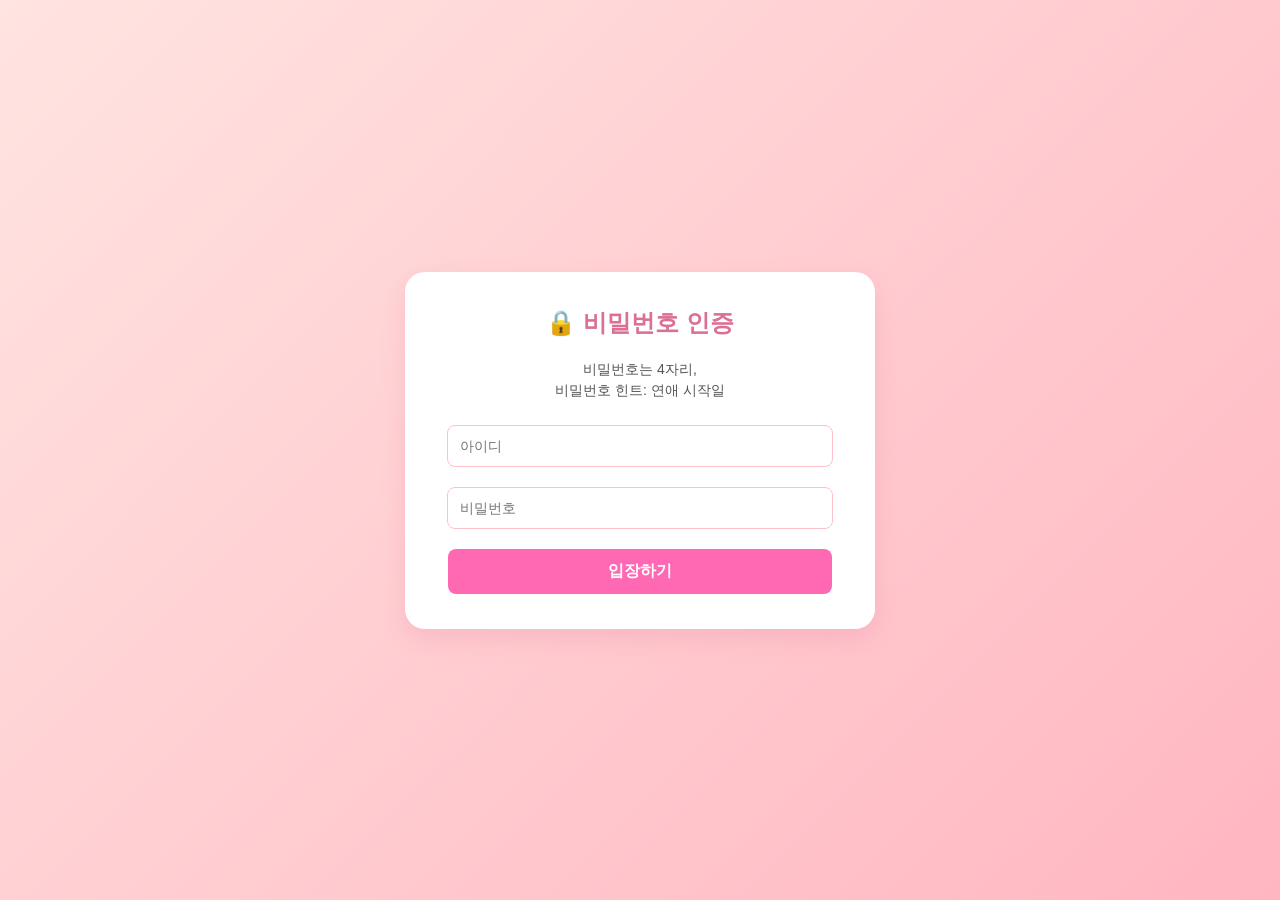
<file: index.html>
<!DOCTYPE html>
<html lang="ko">
<head>
    <meta charset="UTF-8">
    <title>로그인</title>
    <link rel="stylesheet" href="style.css">
</head>
<body>
    <div class="container">
        <h2>🔒 비밀번호 인증</h2>
        <p>비밀번호는 4자리,<br>비밀번호 힌트: 연애 시작일</p>
        <input type="text" id="username" placeholder="아이디">
        <input type="password" id="password" placeholder="비밀번호">
        <button onclick="login()">입장하기</button>
    </div>

    <script>
        function login() {
            const pass = document.getElementById('password').value;
            if(pass === '1117') {
                sessionStorage.setItem("loggedIn", "true");
                // 첫 로그인 시 해금 초기 설정
                if(!localStorage.getItem("sample2_unlocked")) {
                    localStorage.setItem("sample2_unlocked", "false");
                    localStorage.setItem("sample3_unlocked", "false");
                    localStorage.setItem("sample4_unlocked", "false");
                }
                location.href = "main.html";
            } else {
                alert("비밀번호가 올바르지 않습니다!");
            }
        }
    </script>
</body>
</html>
</file>
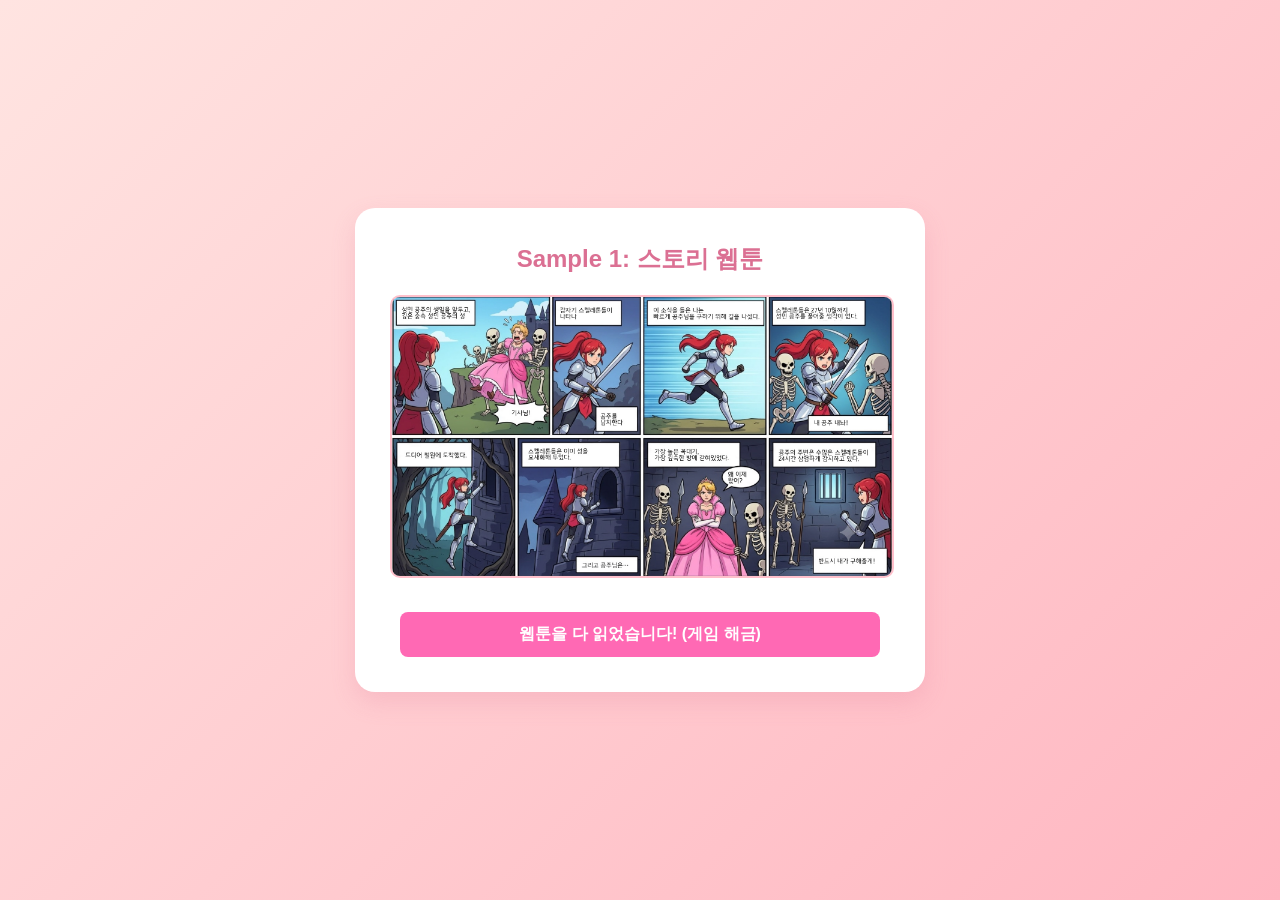
<file: sample1.html>
<!DOCTYPE html>
<html lang="ko">
<head>
    <meta charset="UTF-8">
    <title>Sample 1: 스토리 웹툰</title>
    <link rel="stylesheet" href="style.css">
</head>
<body>
    <div class="container" style="width: 500px;">
        <h2>Sample 1: 스토리 웹툰</h2>
        
        <div style="margin: 20px 0;">
            <img src="web.png" alt="웹툰 이미지" style="width: 100%; border-radius: 10px; border: 2px solid #FFC0CB;">
        </div>

        <button onclick="clearSample1()">웹툰을 다 읽었습니다! (게임 해금)</button>
    </div>

    <script>
        function clearSample1() {
            localStorage.setItem("sample2_unlocked", "true");
            alert("용사 구하기 게임(Sample 2)이 해금되었습니다!");
            location.href = "main.html";
        }
    </script>
</body>
</html>
</file>
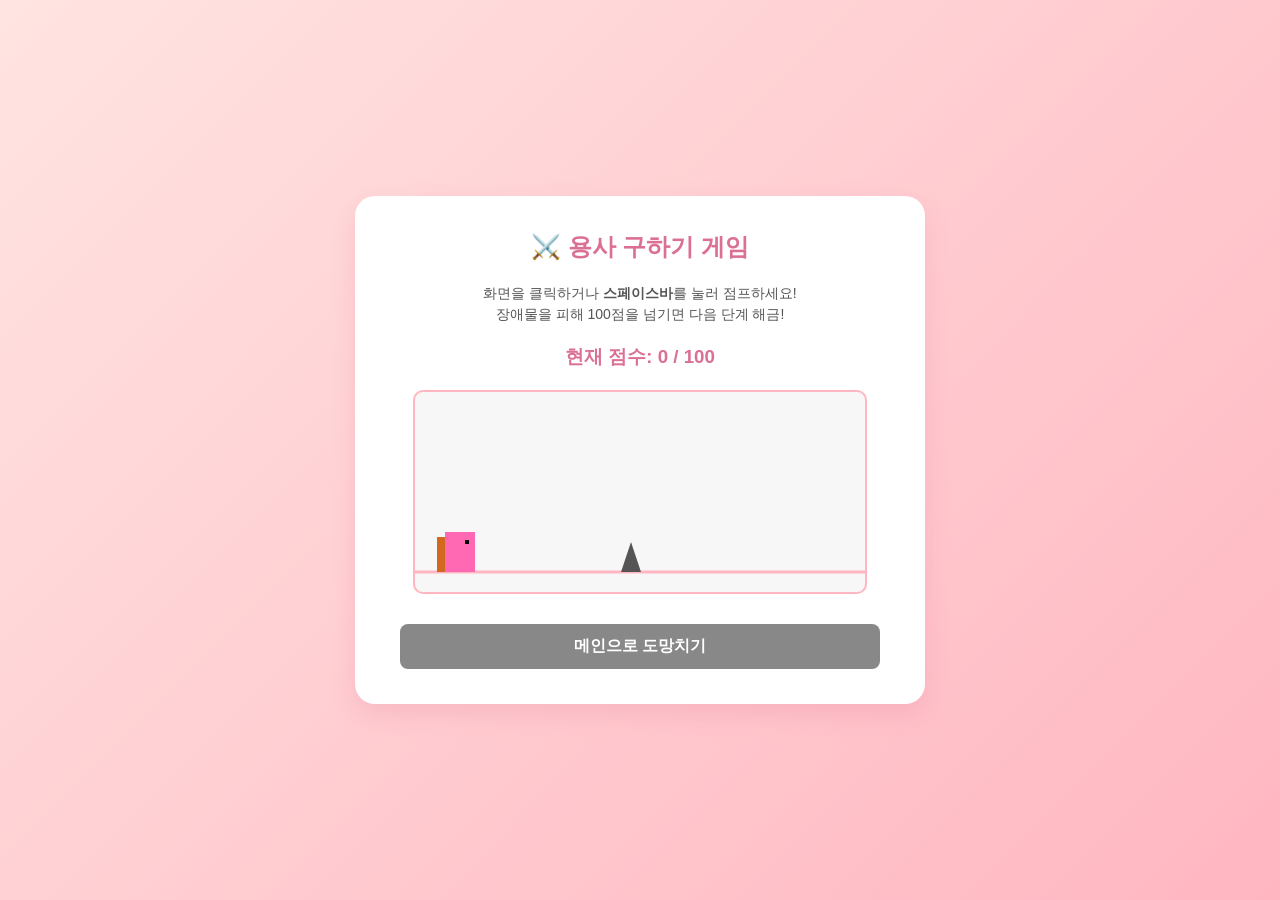
<file: sample2.html>
<!DOCTYPE html>
<html lang="ko">
<head>
    <meta charset="UTF-8">
    <title>Sample 2: 용사 구하기 게임</title>
    <link rel="stylesheet" href="style.css">
</head>
<body>
    <div class="container" style="width: 500px;">
        <h2>⚔️ 용사 구하기 게임</h2>
        <p>화면을 클릭하거나 <b>스페이스바</b>를 눌러 점프하세요!<br>장애물을 피해 100점을 넘기면 다음 단계 해금!</p>
        
        <h3 id="scoreText" style="color: #DB7093;">현재 점수: 0 / 100</h3>
        
        <canvas id="gameCanvas" width="450" height="200"></canvas>

        <button onclick="location.href='main.html'" style="background-color: #888;">메인으로 도망치기</button>
    </div>

    <script>
        const canvas = document.getElementById("gameCanvas");
        const ctx = canvas.getContext("2d");

        let score = 0;
        let isGameOver = false;
        let hasUnlockedNext = false;

        // 여자기사 (플레이어) 캐릭터 속성
        const knight = { x: 30, y: 140, width: 30, height: 40, dy: 0, gravity: 0.6, jumpPower: -10, isGrounded: true };
        // 장애물 (가시)
        const obstacle = { x: 450, y: 150, width: 20, height: 30, speed: 4 };

        function drawKnight() {
            // 여자기사 몸체 (핑크)
            ctx.fillStyle = "#FF69B4";
            ctx.fillRect(knight.x, knight.y, knight.width, knight.height);
            // 긴 머리카락 묘사 (뒤쪽 갈색/노란색 레이어)
            ctx.fillStyle = "#D2691E"; 
            ctx.fillRect(knight.x - 8, knight.y + 5, 8, knight.height - 5);
            // 얼굴 눈 표시
            ctx.fillStyle = "#000";
            ctx.fillRect(knight.x + 20, knight.y + 8, 4, 4);
        }

        function drawObstacle() {
            ctx.fillStyle = "#555555"; // 회색 가시 장애물
            ctx.beginPath();
            ctx.moveTo(obstacle.x, obstacle.y + obstacle.height);
            ctx.lineTo(obstacle.x + obstacle.width/2, obstacle.y);
            ctx.lineTo(obstacle.x + obstacle.width, obstacle.y + obstacle.height);
            ctx.fill();
        }

        function jump() {
            if (knight.isGrounded && !isGameOver) {
                knight.dy = knight.jumpPower;
                knight.isGrounded = false;
            }
            if (isGameOver) restartGame();
        }

        // 입력 감지 (스페이스바 & 터치/클릭)
        window.addEventListener("keydown", (e) => { if(e.code === "Space") jump(); });
        canvas.addEventListener("click", jump);

        function update() {
            if (isGameOver) return;

            // 중력 적용
            knight.dy += knight.gravity;
            knight.y += knight.dy;

            if (knight.y >= 140) {
                knight.y = 140;
                knight.dy = 0;
                knight.isGrounded = true;
            }

            // 장애물 이동
            obstacle.x -= obstacle.speed;
            if (obstacle.x + obstacle.width < 0) {
                obstacle.x = 450;
                score += 20; // 장애물 하나 피하면 20점 증가
                obstacle.speed += 0.3; // 점점 빨라짐
                document.getElementById("scoreText").innerText = "현재 점수: " + score + " / 100";
                
                // ★ 핵심: 100점 돌파 시 수학 퀴즈 해금 처리 위치!
                if (score >= 100 && !hasUnlockedNext) {
                    hasUnlockedNext = true;
                    localStorage.setItem("sample3_unlocked", "true");
                    setTimeout(() => {
                        alert("축하합니다! 100점 달성으로 내 퀴즈(Sample 3)가 해금되었습니다!");
                    }, 50);
                }
            }

            // 충돌 체크
            if (knight.x < obstacle.x + obstacle.width &&
                knight.x + knight.width > obstacle.x &&
                knight.y < obstacle.y + obstacle.height &&
                knight.y + knight.height > obstacle.y) {
                isGameOver = true;
            }
        }

        function draw() {
            ctx.clearRect(0, 0, canvas.width, canvas.height);
            // 바닥선
            ctx.strokeStyle = "#FFB6C1";
            ctx.lineWidth = 3;
            ctx.beginPath(); ctx.moveTo(0, 180); ctx.lineTo(450, 180); ctx.stroke();

            drawKnight();
            drawObstacle();

            if (isGameOver) {
                ctx.fillStyle = "rgba(0, 0, 0, 0.5)";
                ctx.fillRect(0, 0, canvas.width, canvas.height);
                ctx.fillStyle = "white";
                ctx.font = "20px Malgun Gothic";
                ctx.fillText("게임 오버! 화면을 클릭해 다시 시작", 60, 110);
            }
        }

        function restartGame() {
            score = 0;
            obstacle.x = 450;
            obstacle.speed = 4;
            isGameOver = false;
            document.getElementById("scoreText").innerText = "현재 점수: " + score + " / 100";
            loop();
        }

        function loop() {
            update();
            draw();
            if (!isGameOver) requestAnimationFrame(loop);
        }

        loop();
    </script>
</body>
</html>
</file>
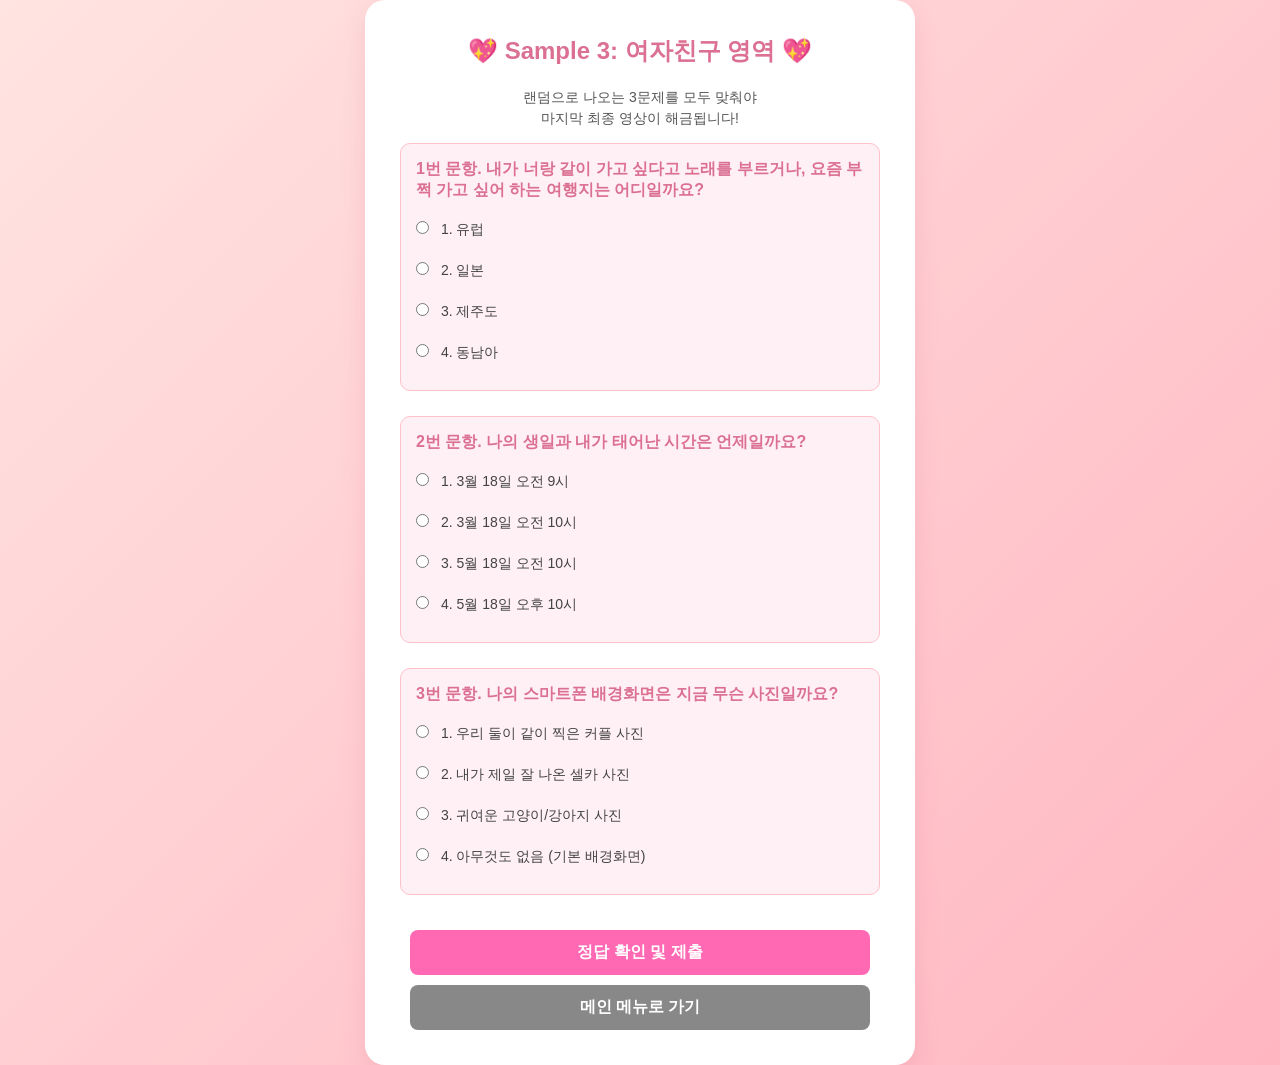
<file: sample3.html>
<!DOCTYPE html>
<html lang="ko">
<head>
    <meta charset="UTF-8">
    <title>Sample 3: 여자친구 영역 모의고사</title>
    <link rel="stylesheet" href="style.css">
    <style>
        /* 4지선다 보기를 깔끔하게 정렬하기 위한 스타일 */
        .quiz-group {
            text-align: left;
            margin-bottom: 25px;
            padding: 15px;
            background-color: #FFF0F5;
            border: 1px solid #FFC0CB;
            border-radius: 10px;
        }
        .quiz-title {
            font-weight: bold;
            color: #DB7093;
            margin-bottom: 10px;
        }
        .option-label {
            display: block;
            margin: 8px 0;
            cursor: pointer;
            font-size: 14px;
            color: #444;
        }
        .option-label input {
            width: auto;
            margin-right: 8px;
        }
    </style>
</head>
<body>
    <div class="container" style="width: 480px;">
        <h2>💖 Sample 3: 여자친구 영역 💖</h2>
        <p>랜덤으로 나오는 3문제를 모두 맞춰야<br>마지막 최종 영상이 해금됩니다!</p>
        
        <form onsubmit="checkQuiz(event)">
            <div id="quizContainer"></div>
            
            <button type="submit">정답 확인 및 제출</button>
        </form>
        <button onclick="location.href='main.html'" style="background-color: #888; margin-top: 10px;">메인 메뉴로 가기</button>
    </div>

    <script>
        // 전체 14문제 데이터베이스 (보내주신 문제와 정답 표 반영)
        const totalDatabase = [
            { q: "Q1. 나의 생일과 내가 태어난 시간은 언제일까요?", options: ["3월 18일 오전 9시", "3월 18일 오전 10시", "5월 18일 오전 10시", "5월 18일 오후 10시"], ans: 2 },
            { q: "Q2. 나의 공식적인 발 사이즈는 몇 mm일까요?", options: ["235mm", "240mm", "245mm", "250mm"], ans: 3 },
            { q: "Q3. 나의 스마트폰 배경화면은 지금 무슨 사진일까요?", options: ["우리 둘이 같이 찍은 커플 사진", "내가 제일 잘 나온 셀카 사진", "귀여운 고양이/강아지 사진", "아무것도 없음 (기본 배경화면)"], ans: 4 },
            { q: "Q4. 내가 요즘 가장 신경 쓰여 하거나, 혹은 반대로 가장 좋아하는 내 신체 부위는 어디일까요?", options: ["눈", "코", "입술", "손"], ans: 2 },
            { q: "Q5. 내가 카페에 가면 10번 중 7번은 시키는 ‘최애 음료’는 무엇일까요?", options: ["아이스 아메리카노", "딸기 스무디", "녹차라떼", "바닐라라떼"], ans: 3 },
            { q: "Q6. 다음 중 내가 돈 주고 절대 안 사 먹는(싫어하는) 음식은 무엇일까요?", options: ["탕후루", "떡볶이", "닭발", "민트초코"], ans: 1 },
            { q: "Q7. 치킨을 먹을 때 나의 확고한 취향을 올바르게 짝지은 것은 무엇일까요?", options: ["순살 / 후라이드 / 닭다리 파", "뼈 / 양념 / 닭가슴살 파", "순살 / 양념 / 닭가슴살 파", "뼈 / 후라이드 / 닭다리 파"], ans: 2 },
            { q: "Q8. 나의 영혼을 채워주는 소울 푸드를 하나만 꼽는다면 무엇일까요?", options: ["삼겹살", "마라탕", "피자", "초밥"], ans: 2 },
            { q: "Q9. 우리가 처음으로 제대로 말을 섞었거나, 특별한 추억(고백 등)이 시작된 장소는 어디일까요?", options: ["예쁜 카페", "코인노래방", "라멘집", "한강공원"], ans: 3 },
            { q: "Q10. 우리가 처음으로 같이 본 영화의 제목은 무엇일까요?", options: ["8번 출구", "범죄도시", "엘리멘탈", "서울의 봄"], ans: 1 },
            { q: "Q11. 내가 너랑 같이 가고 싶다고 노래를 부르거나, 요즘 부쩍 가고 싶어 하는 여행지는 어디일까요?", options: ["유럽", "일본", "제주도", "동남아"], ans: 4 },
            { q: "Q12. 내가 기분이 진짜 안 좋을 때, 나를 한 방에 사르르 녹여서 풀어줄 수 있는 가장 효과적인 방법은?", options: ["맛있는 음식 사주기", "달콤한 뽀뽀해주기", "혼자만의 시간 주기", "귀여운 애교 부려주기"], ans: 2 },
            { q: "Q13. 요즘 내가 가장 자주 하는 말버릇이나 자주 쓰는 이모티콘(말)은 무엇일까요?", options: ["힝", "퓨", "아 진짜?", "대박"], ans: 2 },
            { q: "Q14. 나의 반짝이는 반지 사이즈는 몇 호~몇 호 사이일까요?", options: ["8호 ~ 9호", "10호 ~ 11호", "12호 ~ 13호", "14호 ~ 15호"], ans: 2 }
        ];

        let selectedQuizzes = [];

        // 14문제 중 랜덤으로 3문제를 선정하여 화면에 그리는 함수
        function initQuiz() {
            // 원본 배열 복사 후 랜덤 셔플
            const shuffled = [...totalDatabase].sort(() => 0.5 - Math.random());
            // 앞에서 3문제만 선택
            selectedQuizzes = shuffled.slice(0, 3);

            const container = document.getElementById("quizContainer");
            container.innerHTML = "";

            selectedQuizzes.forEach((quiz, index) => {
                const quizBox = document.createElement("div");
                quizBox.className = "quiz-group";

                // 문제 제목 (화면에는 1번, 2번, 3번으로 보이게 설정)
                const title = document.createElement("div");
                title.className = "quiz-title";
                title.innerText = `${index + 1}번 문항. ${quiz.q.substring(4)}`; // 원래 Q1. 자르고 번호 매김
                quizBox.appendChild(title);

                // 4지선다 라디오 버튼 생성
                quiz.options.forEach((opt, optIndex) => {
                    const label = document.createElement("label");
                    label.className = "option-label";

                    const radio = document.createElement("input");
                    radio.type = "radio";
                    radio.name = `quiz_${index}`;
                    radio.value = optIndex + 1; // 1, 2, 3, 4번 선택지
                    radio.required = true;

                    label.appendChild(radio);
                    label.appendChild(document.createTextNode(` ${optIndex + 1}. ${opt}`));
                    quizBox.appendChild(label);
                });

                container.appendChild(quizBox);
            });
        }

        // 제출 버튼 클릭 시 채점하는 함수
        function checkQuiz(event) {
            event.preventDefault();
            
            let allCorrect = true;

            selectedQuizzes.forEach((quiz, index) => {
                const selected = document.querySelector(`input[name="quiz_${index}"]:checked`);
                if (!selected || parseInt(selected.value) !== quiz.ans) {
                    allCorrect = false;
                }
            });

            if (allCorrect) {
                localStorage.setItem("sample4_unlocked", "true");
                alert("💕 대단해요! 전 문항 백점입니다! 마지막 '내가 찍은 영상(Sample 4)'이 해금되었습니다! 🎉");
                location.href = "main.html";
            } else {
                alert("❌ 틀린 문제가 있습니다! 오답을 고쳐서 다시 제출하거나, 새로고침하여 도전해 보세요.");
            }
        }

        // 페이지가 로드되면 즉시 실행
        initQuiz();
    </script>
</body>
</html>
</file>
<file: style.css>
/* 기본 리셋 및 부드러운 연분홍 그라데이션 배경 */
body {
    margin: 0;
    padding: 0;
    background: linear-gradient(135deg, #FFE4E1, #FFB6C1);
    font-family: 'Malgun Gothic', sans-serif;
    display: flex;
    justify-content: center;
    align-items: center;
    min-height: 100vh;
}

/* 중앙 정렬 핑크 컨테이너 */
.container {
    background-color: white;
    padding: 35px;
    border-radius: 20px;
    box-shadow: 0 10px 25px rgba(219, 112, 147, 0.2);
    text-align: center;
    width: 400px;
}

h2 { color: #DB7093; margin-top: 0; margin-bottom: 20px; }
p { color: #555; font-size: 14px; line-height: 1.5; }

input {
    width: 90%;
    padding: 12px;
    margin: 10px 0;
    border: 1px solid #FFC0CB;
    border-radius: 8px;
    outline: none;
    font-size: 14px;
}

button {
    width: 96%;
    padding: 12px;
    background-color: #FF69B4;
    color: white;
    border: none;
    border-radius: 8px;
    cursor: pointer;
    font-weight: bold;
    font-size: 16px;
    transition: 0.2s;
    margin-top: 10px;
}

button:hover { background-color: #FF1493; }

/* 메인 메뉴 스타일 */
.menu-list { list-style: none; padding: 0; }
.menu-item {
    padding: 15px;
    margin: 12px 0;
    background-color: #FFF0F5;
    border: 1px solid #FFB6C1;
    border-radius: 10px;
    display: flex;
    justify-content: space-between;
    align-items: center;
}
.menu-item.locked {
    background-color: #EAEAEA;
    border-color: #CCCCCC;
}
.menu-item a { text-decoration: none; color: #DB7093; font-weight: bold; }
.menu-item.locked a { pointer-events: none; color: #999999; }
.status { font-size: 13px; font-weight: bold; }

/* 게임용 캔버스 스타일 */
canvas {
    background-color: #f7f7f7;
    border: 2px solid #FFB6C1;
    border-radius: 10px;
    display: block;
    margin: 20px auto;
}
</file>
